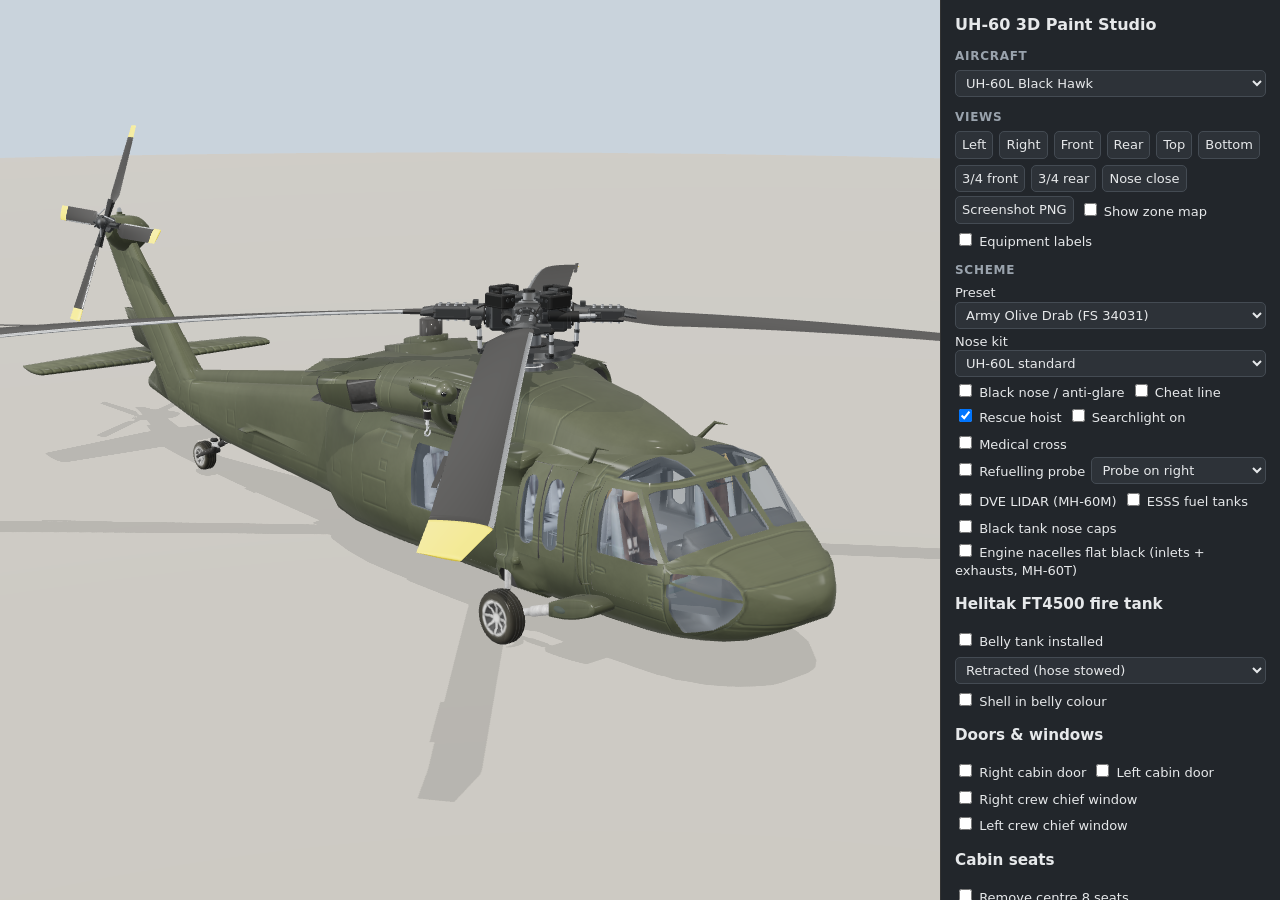
<file: index.html>
<!doctype html>
<html lang="en"><head><meta charset="utf-8"><meta name="viewport" content="width=device-width,initial-scale=1">
<title>UH-60 3D Paint Studio</title><link rel="stylesheet" href="style.css">
<script type="importmap">{"imports":{"three":"./lib/three/three.module.js","three/addons/":"./lib/three/addons/"}}</script>
</head><body>
<div id="view"><canvas id="c"></canvas><div id="split" hidden></div><div id="markTip" hidden></div><div id="labels"></div><div id="loading">Loading model…</div></div>
<aside id="ui">
  <h1>UH-60 3D Paint Studio</h1>
  <section><h2>Aircraft</h2>
    <select id="aircraft"><option value="uh60" selected>UH-60L Black Hawk</option><option value="505">Bell 505 Jet Ranger X</option><option value="206">Bell 206B JetRanger</option></select>
  </section>
  <section><h2>Views</h2><div class="row" id="views"></div>
    <div class="row"><button id="shot">Screenshot PNG</button><label><input type="checkbox" id="zdbg"> Show zone map</label><label><input type="checkbox" id="labelsT"> Equipment labels</label></div></section>
  <section><h2>Scheme</h2>
    <label>Preset <select id="preset"></select></label>
    <label>Nose kit <select id="nose"></select></label>
    <div class="row"><label><input type="checkbox" id="antiglare"> Black nose / anti-glare</label><label><input type="checkbox" id="stripe"> Cheat line</label></div>
    <div class="row"><label><input type="checkbox" id="hoist"> Rescue hoist</label><label><input type="checkbox" id="light"> Searchlight on</label><label><input type="checkbox" id="cross"> Medical cross</label></div>
    <div class="row"><label><input type="checkbox" id="probe"> Refuelling probe</label><select id="probeSide"><option value="right">Probe on right</option><option value="left">Probe on left</option></select><label><input type="checkbox" id="lidar"> DVE LIDAR (MH-60M)</label><label><input type="checkbox" id="tanks"> ESSS fuel tanks</label><label><input type="checkbox" id="tankCaps"> Black tank nose caps</label></div>
    <div class="row"><label><input type="checkbox" id="nacelles"> Engine nacelles flat black (inlets + exhausts, MH-60T)</label></div>
    <h3>Helitak FT4500 fire tank</h3><div class="row"><label><input type="checkbox" id="helitak"> Belly tank installed</label><select id="helitakExt"><option value="0">Retracted (hose stowed)</option><option value="1">Extended (snorkel hanging)</option></select><label><input type="checkbox" id="helitakMatch"> Shell in belly colour</label></div>
    <h3>Doors &amp; windows</h3><div class="row" id="doorsRow"></div>
    <h3>Cabin seats</h3><div class="row" id="seatsRow"></div>
    <label>Finish (gloss ↔ matte) <input type="range" id="finish" min="0.15" max="0.95" step="0.05"></label>
  </section>
  <section><h2>Lettering &amp; markings</h2>
    <p class="hint">The only text on the aircraft is what you add here (stock model lettering removed). Click <b>Place</b> then click the model; drag a mark across the surface (including the belly: choose "Bottom" or place it on the underside); mouse-wheel over a mark resizes it (live inches), Shift+wheel rotates. Heights are real-world inches (model is 1:1, 19.76 m / 64 ft 10 in overall).</p>
    <div class="row"><button id="addText">+ Text</button></div>
    <div id="marks"></div>
    <h3>FAA quick-start</h3>
    <div class="row"><button id="faaN">N-number (12 in)</button><button id="faaR">RESTRICTED (3 in)</button><button id="faaX">EXPERIMENTAL (3 in)</button></div>
    <p class="hint cfr"><b>14 CFR 45.29(b)(3)</b>: rotorcraft nationality and registration marks must be at least <b>12 in</b> high. <b>45.29(c)</b>: characters two-thirds as wide as high (“1” one-sixth; M and W may be as wide as high); <b>(d)</b> solid lines one-sixth as thick as the height; <b>(e)</b> spacing at least one-fourth of the character width. <b>45.27(a)</b>: displayed horizontally on both surfaces of the cabin, fuselage, boom or tail. <b>45.23(b)</b>: on limited, restricted, experimental or provisionally certificated aircraft, the applicable word near each entrance to the cabin, cockpit or pilot station, in letters <b>not less than 2 in nor more than 6 in</b> high. Source: <a href="https://www.ecfr.gov/current/title-14/chapter-I/subchapter-C/part-45" target="_blank" rel="noopener">eCFR 14 CFR part 45</a> (current to Oct 22, 2026; last amended 90 FR 35211, Jul 24, 2025). “FAA proportions” sets glyph widths and spacing per 45.29(c)/(e); stroke thickness follows the font. Check your own aircraft's certification basis.</p>
    <div id="starBox" hidden><h3>Texas star <button id="starReset">Reset star</button></h3>
      <p class="hint">Drag the white star on the model to move it within the blue field; mouse-wheel over it to resize. Offsets are from the default position.</p>
      <div class="row"><label>Size <input type="number" id="starIn" step="0.5" min="4" max="59"> in</label><input type="range" id="starRng" min="4" max="59" step="0.5"><span id="starHin"></span></div>
      <div class="row"><label>Aft <input type="number" id="starA" step="1"> in</label><label>Up <input type="number" id="starY" step="1"> in</label></div></div>
    <h3>USCG-style graphics</h3>
    <div class="row"><label><input type="checkbox" id="uscgJet"> JET INTAKE chevron + DANGER box</label><label><input type="checkbox" id="uscgRescue"> RESCUE arrows (cockpit doors)</label></div>
  </section>
  <section><h2>Panels</h2>
    <div class="row"><label><input type="checkbox" id="panelMode" checked> Click to select panels</label><span id="selInfo"></span></div>
    <div class="row"><input type="color" id="panelColor" value="#c8102e"><button id="paintSel">Paint selected</button><button id="clearSel">Reset selected</button><button id="mirrorSel">+ other side</button><button id="deselect">Deselect</button></div>
  </section>
  <section><h2>Paint-break planes</h2>
    <div class="row"><button id="addV">+ Vertical</button><button id="addH">+ Horizontal</button><button id="addF">+ Free</button>
      <label><input type="checkbox" id="showPlanes" checked> Show planes</label>
      <select id="gizmoMode"><option value="translate">Gizmo: move</option><option value="rotate">Gizmo: rotate</option></select></div>
    <div id="planes"></div>
    <h3>Regions <button id="addR">+ Region</button></h3>
    <p class="hint">A region is painted where every chosen plane condition holds (e.g. behind P1 AND above P2). Later regions win; painted panels and the anti-glare sit on top.</p>
    <div id="regions"></div>
  </section>
  <section><h2>Zone colours</h2><div id="zones"></div></section>
  <section><h2>Save / compare</h2>
    <div class="row"><input id="saveName" placeholder="Scheme name"><button id="save">Save</button></div>
    <div id="saved"></div>
    <div class="row"><select id="cmpA"></select><select id="cmpB"></select><button id="compare">Compare A | B</button><button id="cmpOff">Exit</button></div>
    <div class="row"><button id="export">Export JSON</button><button id="importBtn">Import JSON</button><input type="file" id="importFile" accept="application/json" hidden></div>
  </section>
  <section class="credit"><h2>Credits</h2>
    <p>3D model: <a href="https://sketchfab.com/3d-models/sikorsky-uh-60-black-hawk-ee81eb66006b4d8980d0cf9ff6304b69" target="_blank" rel="noopener">“Sikorsky UH-60 Black Hawk” by helijah</a>, licensed <a href="https://creativecommons.org/licenses/by/4.0/" target="_blank" rel="noopener">CC BY 4.0</a>. Repainted with a zone mask, mission-equipment kits, decals and lighting added.</p>
    <p>Bell 206 page model: FlightGear Bell-206-JetRanger by MOJO &amp; Emmanuel BARANGER, <a href="model/BELL206-LICENSE.txt">GPL-2.0</a>.</p>
    <p>Renderer: three.js (MIT). Kit dimensions: MH-60T ESS 9-in gimbal; Wescam MX-10 260 mm × 355 mm; others scaled from photos (approximate).</p>
  </section>
</aside>
<script>document.getElementById('aircraft').onchange = e => { if (e.target.value === '206') location.href = 'bell.html'; if (e.target.value === '505') location.href = 'bell505.html'; };</script>
<script type="module" src="app.js"></script>
</body></html>
</file>
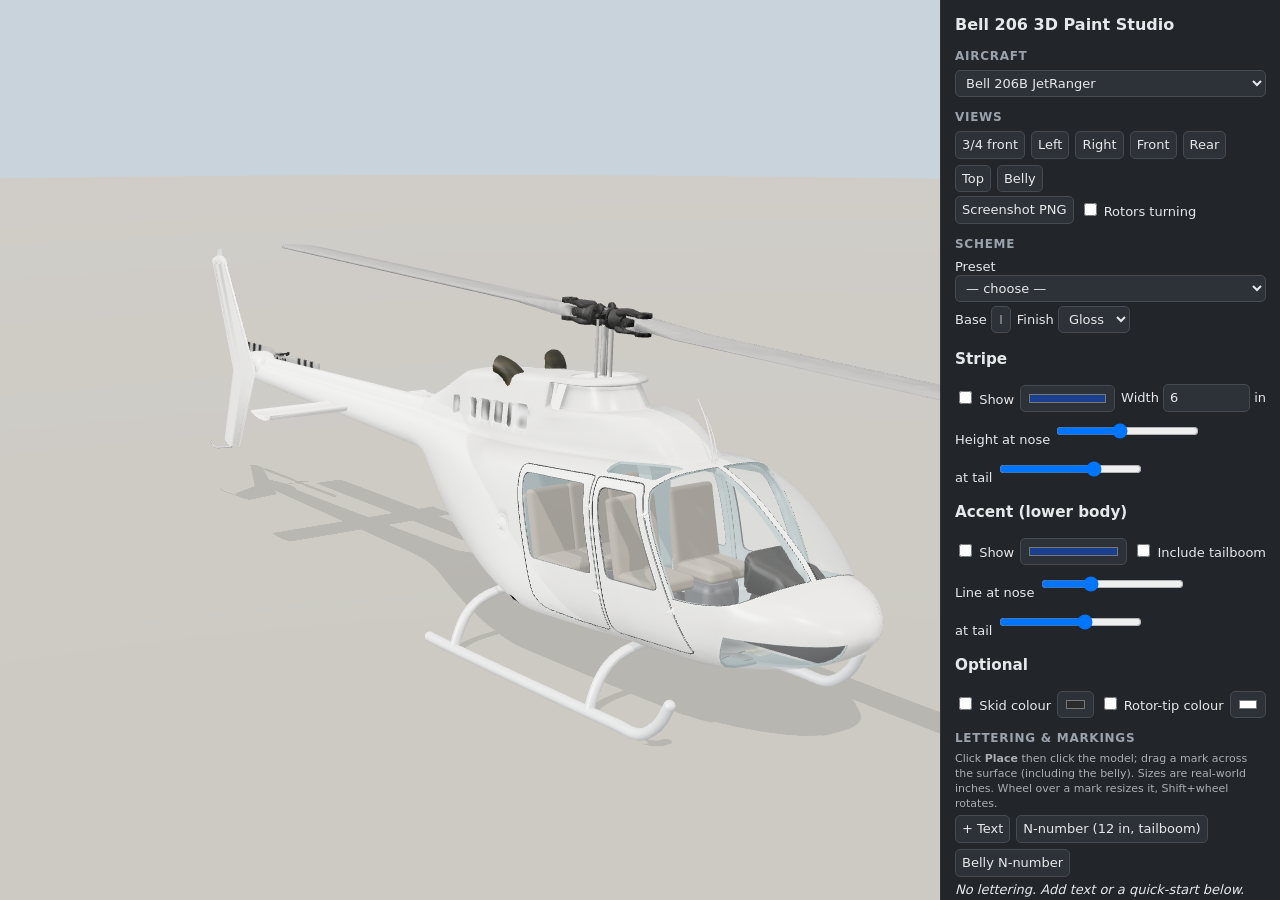
<file: bell.html>
<!doctype html>
<html lang="en"><head><meta charset="utf-8"><meta name="viewport" content="width=device-width,initial-scale=1">
<title>Bell 206 3D Paint Studio</title><link rel="icon" href="data:,"><link rel="stylesheet" href="style.css">
<script type="importmap">{"imports":{"three":"./lib/three/three.module.js","three/addons/":"./lib/three/addons/"}}</script>
</head><body>
<div id="view"><canvas id="c"></canvas><div id="markTip" hidden></div><div id="loading">Loading model…</div></div>
<aside id="ui">
  <h1>Bell 206 3D Paint Studio</h1>
  <section><h2>Aircraft</h2>
    <select id="aircraft"><option value="uh60">UH-60L Black Hawk</option><option value="505">Bell 505 Jet Ranger X</option><option value="206" selected>Bell 206B JetRanger</option></select>
  </section>
  <section><h2>Views</h2><div class="row" id="views"></div>
    <div class="row"><button id="shot">Screenshot PNG</button><label><input type="checkbox" id="spin"> Rotors turning</label></div></section>
  <section><h2>Scheme</h2>
    <label>Preset <select id="preset"></select></label>
    <div class="row"><label>Base <input type="color" id="base"></label><label>Finish <select id="finish"><option value="gloss">Gloss</option><option value="matte">Matte</option></select></label></div>
    <h3>Stripe</h3>
    <div class="row"><label><input type="checkbox" id="stOn"> Show</label><input type="color" id="stColor"><label>Width <input type="number" id="stW" min="1" max="40" step="0.5"> in</label></div>
    <div class="row"><label>Height at nose <input type="range" id="stF" min="0.4" max="2.2" step="0.01"></label><label>at tail <input type="range" id="stR" min="0.4" max="2.2" step="0.01"></label></div>
    <h3>Accent (lower body)</h3>
    <div class="row"><label><input type="checkbox" id="acOn"> Show</label><input type="color" id="acColor"><label><input type="checkbox" id="acBoom"> Include tailboom</label></div>
    <div class="row"><label>Line at nose <input type="range" id="acF" min="0.3" max="2.2" step="0.01"></label><label>at tail <input type="range" id="acR" min="0.3" max="2.2" step="0.01"></label></div>
    <h3>Optional</h3>
    <div class="row"><label><input type="checkbox" id="skOn"> Skid colour</label><input type="color" id="skColor"><label><input type="checkbox" id="tpOn"> Rotor-tip colour</label><input type="color" id="tpColor"></div>
  </section>
  <section><h2>Lettering &amp; markings</h2>
    <p class="hint">Click <b>Place</b> then click the model; drag a mark across the surface (including the belly). Sizes are real-world inches. Wheel over a mark resizes it, Shift+wheel rotates.</p>
    <div class="row"><button id="addText">+ Text</button><button id="bellN">N-number (12 in, tailboom)</button><button id="bellBelly">Belly N-number</button></div>
    <div id="marks"></div>
    <p class="hint cfr"><b>14 CFR 45.29(b)(3)</b>: rotorcraft registration marks at least <b>12 in</b> high.</p>
    <div hidden><button id="faaN"></button><button id="faaR"></button><button id="faaX"></button><input type="checkbox" id="uscgJet"><input type="checkbox" id="uscgRescue"></div>
  </section>
  <section><h2>Saved schemes</h2>
    <div class="row"><input id="name" placeholder="Scheme name"><button id="save">Save</button></div>
    <div class="row"><select id="saved"></select><button id="load">Load</button><button id="del">Delete</button></div>
    <div class="row"><button id="export">Export JSON</button><button id="import">Import JSON</button><input type="file" id="file" accept=".json" hidden></div>
  </section>
  <section class="credits"><h2>Credits</h2><p class="hint">Bell 206 JetRanger 3D model: <b>MOJO</b> and <b>Emmanuel BARANGER</b>, FlightGear FGAddon <a href="https://sourceforge.net/p/flightgear/fgaddon/HEAD/tree/trunk/Aircraft/Bell-206-JetRanger/">Bell-206-JetRanger</a>, licensed <a href="model/BELL206-LICENSE.txt">GPL-2.0-or-later</a>; converted to glTF and repainted for this site. Not affiliated with or endorsed by Bell Textron.</p></section>
</aside>
<script type="module" src="bell.js"></script>
</body></html>
</file>
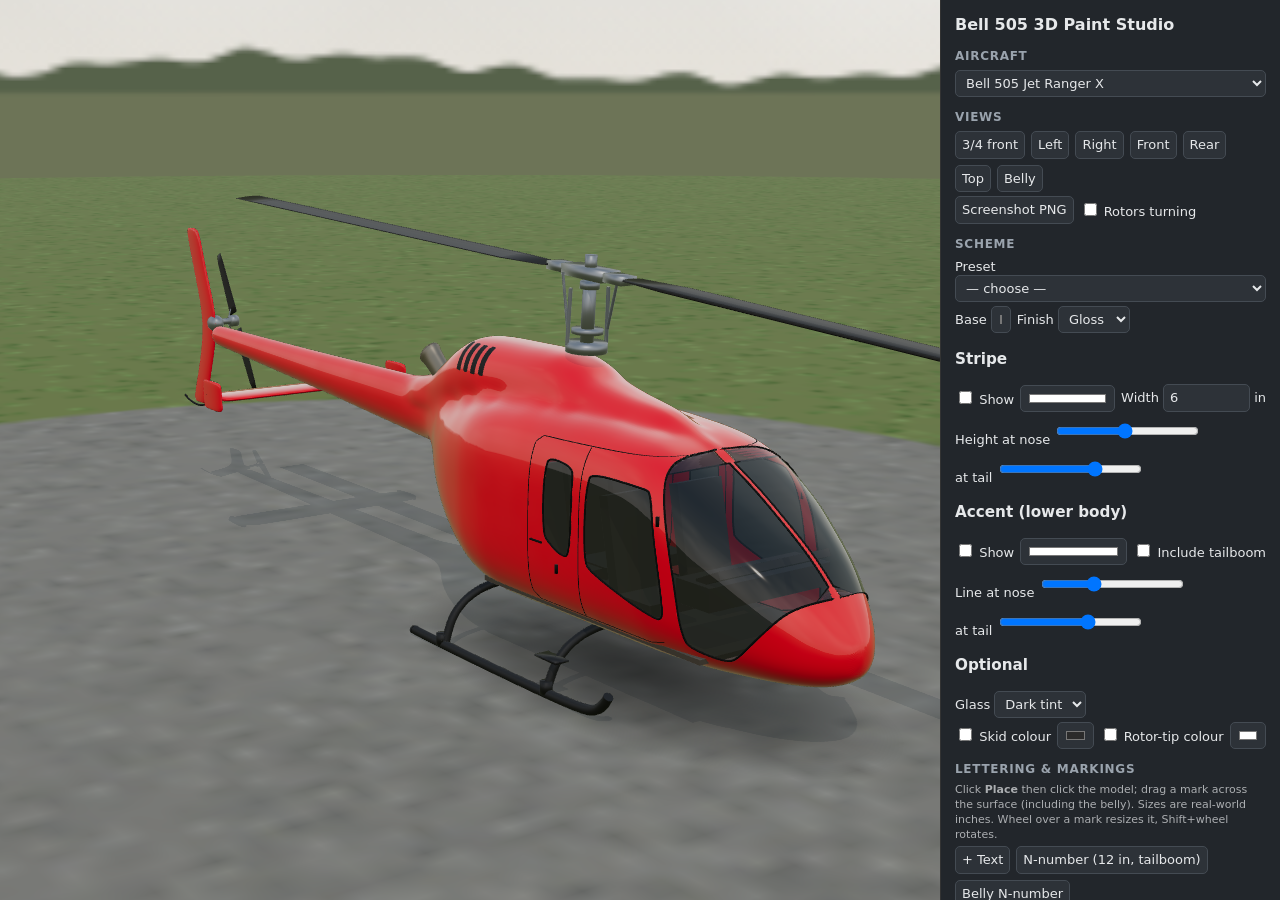
<file: bell505.html>
<!doctype html>
<html lang="en"><head><meta charset="utf-8"><meta name="viewport" content="width=device-width,initial-scale=1">
<title>Bell 505 3D Paint Studio</title><link rel="icon" href="data:,"><link rel="stylesheet" href="style.css">
<script type="importmap">{"imports":{"three":"./lib/three/three.module.js","three/addons/":"./lib/three/addons/"}}</script>
</head><body>
<div id="view"><canvas id="c"></canvas><div id="markTip" hidden></div><div id="loading">Loading model…</div></div>
<aside id="ui">
  <h1>Bell 505 3D Paint Studio</h1>
  <section><h2>Aircraft</h2>
    <select id="aircraft"><option value="uh60">UH-60L Black Hawk</option><option value="505" selected>Bell 505 Jet Ranger X</option><option value="206">Bell 206B JetRanger</option></select>
  </section>
  <section><h2>Views</h2><div class="row" id="views"></div>
    <div class="row"><button id="shot">Screenshot PNG</button><label><input type="checkbox" id="spin"> Rotors turning</label></div></section>
  <section><h2>Scheme</h2>
    <label>Preset <select id="preset"></select></label>
    <div class="row"><label>Base <input type="color" id="base"></label><label>Finish <select id="finish"><option value="gloss">Gloss</option><option value="matte">Matte</option></select></label></div>
    <h3>Stripe</h3>
    <div class="row"><label><input type="checkbox" id="stOn"> Show</label><input type="color" id="stColor"><label>Width <input type="number" id="stW" min="1" max="40" step="0.5"> in</label></div>
    <div class="row"><label>Height at nose <input type="range" id="stF" min="0.4" max="2.2" step="0.01"></label><label>at tail <input type="range" id="stR" min="0.4" max="2.2" step="0.01"></label></div>
    <h3>Accent (lower body)</h3>
    <div class="row"><label><input type="checkbox" id="acOn"> Show</label><input type="color" id="acColor"><label><input type="checkbox" id="acBoom"> Include tailboom</label></div>
    <div class="row"><label>Line at nose <input type="range" id="acF" min="0.3" max="2.2" step="0.01"></label><label>at tail <input type="range" id="acR" min="0.3" max="2.2" step="0.01"></label></div>
    <h3>Optional</h3>
    <div class="row"><label>Glass <select id="glass"><option value="dark">Dark tint</option><option value="clear">Clear</option></select></label></div>
    <div class="row"><label><input type="checkbox" id="skOn"> Skid colour</label><input type="color" id="skColor"><label><input type="checkbox" id="tpOn"> Rotor-tip colour</label><input type="color" id="tpColor"></div>
  </section>
  <section><h2>Lettering &amp; markings</h2>
    <p class="hint">Click <b>Place</b> then click the model; drag a mark across the surface (including the belly). Sizes are real-world inches. Wheel over a mark resizes it, Shift+wheel rotates.</p>
    <div class="row"><button id="addText">+ Text</button><button id="bellN">N-number (12 in, tailboom)</button><button id="bellBelly">Belly N-number</button></div>
    <div id="marks"></div>
    <p class="hint cfr"><b>14 CFR 45.29(b)(3)</b>: rotorcraft registration marks at least <b>12 in</b> high.</p>
    <div hidden><button id="faaN"></button><button id="faaR"></button><button id="faaX"></button><input type="checkbox" id="uscgJet"><input type="checkbox" id="uscgRescue"></div>
  </section>
  <section><h2>Saved schemes</h2>
    <div class="row"><input id="name" placeholder="Scheme name"><button id="save">Save</button></div>
    <div class="row"><select id="saved"></select><button id="load">Load</button><button id="del">Delete</button></div>
    <div class="row"><button id="export">Export JSON</button><button id="import">Import JSON</button><input type="file" id="file" accept=".json" hidden></div>
  </section>
  <section class="credits"><h2>Credits</h2><p class="hint">Bell 505 3D model: original procedural geometry made for this site from published dimensions and public reference photos (approximate, not an engineering model). Not affiliated with or endorsed by Bell Textron.</p></section>
</aside>
<script type="module" src="bell505.js"></script>
</body></html>
</file>
<file: style.css>
*{box-sizing:border-box}body{margin:0;font:13px/1.35 system-ui,-apple-system,Segoe UI,Roboto,sans-serif;background:#1b1e22;color:#e6e8ea;display:flex;height:100vh;overflow:hidden}
#view{flex:1;position:relative;min-width:0}#c{width:100%;height:100%;display:block;touch-action:none}
#loading{position:absolute;inset:0;display:grid;place-items:center;font-size:18px;color:#cfd4d9;background:#2a2f35}
#split{position:absolute;top:0;bottom:0;left:50%;width:2px;background:#fff8}
#ui{width:340px;overflow:auto;padding:10px 14px;background:#22262b;border-left:1px solid #333}
h1{font-size:16px;margin:4px 0 8px}h2{font-size:12px;text-transform:uppercase;letter-spacing:.06em;color:#9aa3ad;margin:12px 0 6px}
label{display:block;margin:4px 0}.row{display:flex;flex-wrap:wrap;gap:6px;align-items:center;margin:4px 0}.row label{margin:0}
input,select,button{font:inherit;color:inherit;background:#2d3238;border:1px solid #444b53;border-radius:5px;padding:4px 6px}
select,input:not([type]),input[type=range]{width:100%}.row select,.row input:not([type=checkbox]){width:auto;flex:1}
button{cursor:pointer}button:hover{background:#3a4047}
.zone{display:flex;align-items:center;gap:8px;margin:3px 0}.zone input[type=color]{width:38px;height:24px;padding:0;border:none;background:none}
#saved .item{display:flex;justify-content:space-between;align-items:center;gap:6px;margin:2px 0}
.credit p{color:#aeb6bf;font-size:12px}a{color:#8fc1ff}
body.shot #ui{display:none}
@media (max-width:800px){body{flex-direction:column}#ui{width:100%;height:45vh}#view{height:55vh}}
#labels{position:absolute;inset:0;pointer-events:none}

.plane,.region{border:1px solid #0002;border-radius:6px;padding:6px;margin:6px 0}
.plane.act{border-color:#ffb000;background:#ffb00010}
label.sl{display:grid;grid-template-columns:1fr 2fr 3em;gap:6px;align-items:center;font-size:12px}
.hint{font-size:11px;opacity:.7;margin:2px 0}
body.shot #view{inset:0}

#markTip{position:absolute;pointer-events:none;background:#111d;color:#fff;font:600 12px system-ui;padding:3px 7px;border-radius:4px;z-index:5;white-space:nowrap}
.mark{border:1px solid #3334;border-radius:6px;padding:6px;margin:6px 0}
.mark.sel{border-color:#0af;box-shadow:0 0 0 1px #0af inset}
.mark input[type=number]{width:4.2em}
.mark input[data-k=text]{flex:1;min-width:8em}
.ok{color:#1a7f37;font-size:11px}.bad{color:#c62828;font-size:11px}
.cfr{font-size:11px;line-height:1.35}
</file>
